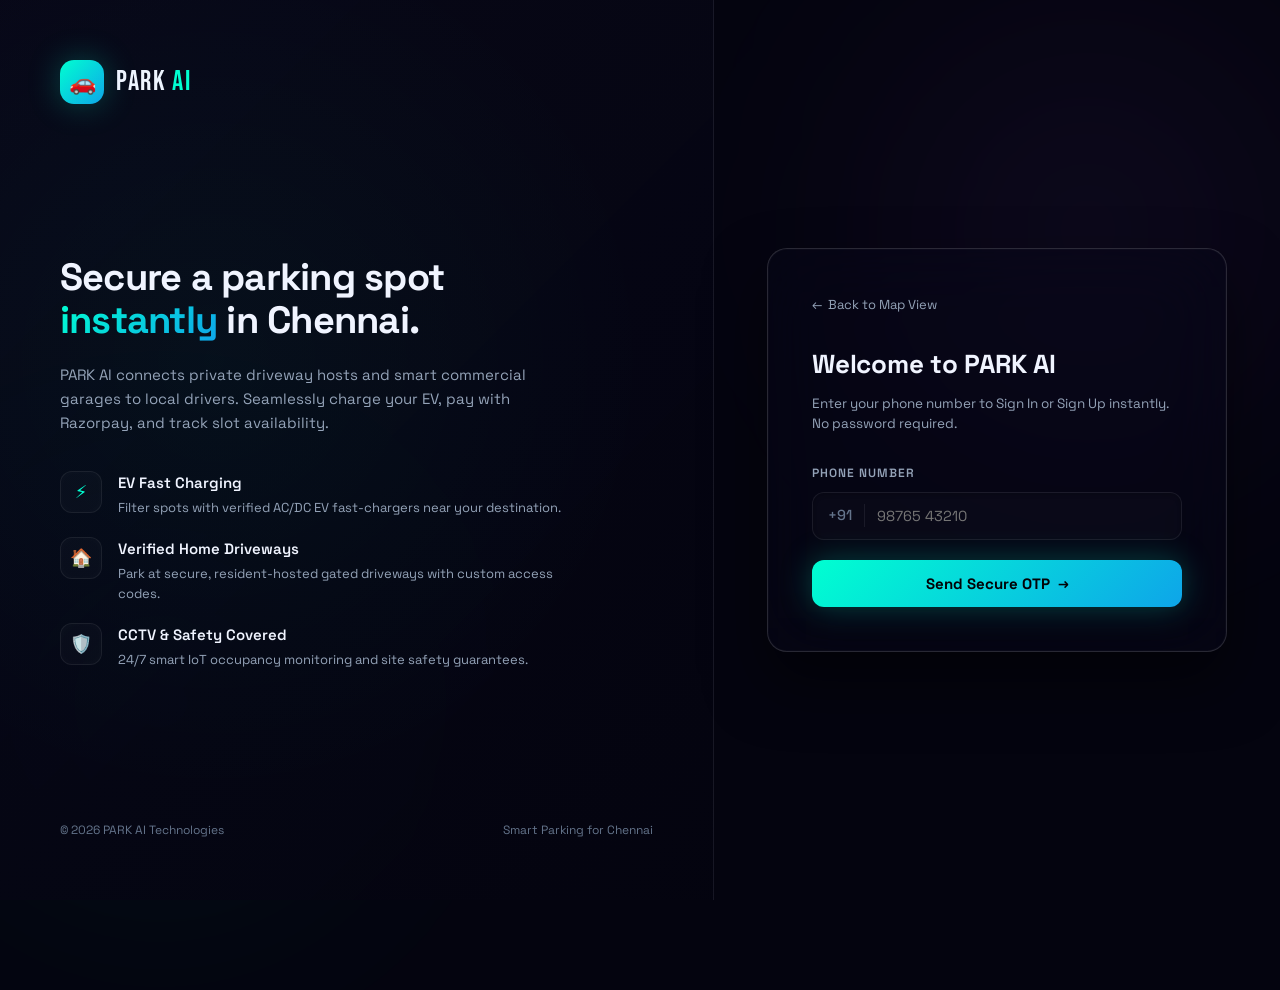
<file: login.html>
<!DOCTYPE html>
<html lang="en">
<head>
  <meta charset="UTF-8" />
  <meta name="viewport" content="width=device-width, initial-scale=1.0" />
  <meta name="description" content="Sign In or Sign Up to PARK AI — Smart Parking for Chennai." />
  <meta name="theme-color" content="#04040f" />
  <title>🔐 Sign In — PARK AI</title>

  <!-- Google Fonts -->
  <link rel="preconnect" href="https://fonts.googleapis.com">
  <link rel="preconnect" href="https://fonts.gstatic.com" crossorigin>
  <link href="https://fonts.googleapis.com/css2?family=Bebas+Neue&family=DM+Mono:wght@400;500&family=Space+Grotesk:wght@300;400;500;600;700&display=swap" rel="stylesheet">

  <style>
    /* ---- DESIGN TOKENS ---- */
    :root {
      --bg:       #04040f;
      --bg2:      #08081a;
      --bg3:      #0d0d24;
      --surface:  rgba(255,255,255,0.02);
      --surface2: rgba(255,255,255,0.05);
      --border:   rgba(255,255,255,0.07);
      --border2:  rgba(255,255,255,0.14);

      --teal:   #00ffd1;
      --violet: #a855f7;
      --amber:  #ffb830;
      --red:    #ff3366;
      --blue:   #38bdf8;

      --grad-teal:   linear-gradient(135deg, #00ffd1 0%, #0ea5e9 100%);
      --grad-violet: linear-gradient(135deg, #a855f7 0%, #ec4899 100%);
      --grad-amber:  linear-gradient(135deg, #ffb830 0%, #ff6a00 100%);

      --glow-teal:   0 0 32px rgba(0,255,209,0.25);
      --glow-violet: 0 0 32px rgba(168,85,247,0.25);
      --glow-amber:  0 0 32px rgba(255,184,48,0.25);

      --font-display: 'Bebas Neue', 'Arial Black', Impact, sans-serif;
      --font-body:    'Space Grotesk', 'Segoe UI', system-ui, -apple-system, sans-serif;
      --font-mono:    'DM Mono', 'Consolas', 'Courier New', monospace;

      --r:   12px;
      --r2:  20px;
      --r3:  28px;

      --text:  #f0f4ff;
      --text2: #94a3b8;
      --text3: #64748b;
    }

    /* ---- RESET & SCROLLBAR ---- */
    *, *::before, *::after { box-sizing: border-box; margin: 0; padding: 0; }
    body {
      background: var(--bg);
      color: var(--text);
      font-family: var(--font-body);
      font-size: 14.5px;
      line-height: 1.6;
      overflow: hidden;
      height: 100vh;
      display: flex;
      align-items: center;
      justify-content: center;
    }

    /* Ambient animated mesh glows */
    .glow-blob {
      position: absolute;
      border-radius: 50%;
      filter: blur(120px);
      z-index: -1;
      pointer-events: none;
      opacity: 0.6;
    }
    .glow-1 {
      top: -10%;
      right: -10%;
      width: 50vw;
      height: 50vw;
      background: radial-gradient(circle, rgba(168,85,247,0.15) 0%, transparent 70%);
      animation: float-glow-1 20s infinite alternate ease-in-out;
    }
    .glow-2 {
      bottom: -10%;
      left: -10%;
      width: 45vw;
      height: 45vw;
      background: radial-gradient(circle, rgba(0,255,209,0.12) 0%, transparent 70%);
      animation: float-glow-2 25s infinite alternate ease-in-out;
    }

    @keyframes float-glow-1 {
      0% { transform: translate(0, 0) scale(1); }
      100% { transform: translate(-80px, 50px) scale(1.1); }
    }
    @keyframes float-glow-2 {
      0% { transform: translate(0, 0) scale(1); }
      100% { transform: translate(60px, -40px) scale(1.05); }
    }

    /* ---- TOAST SYSTEM ---- */
    #toast-container {
      position: fixed;
      top: 24px;
      right: 24px;
      z-index: 9999;
      display: flex;
      flex-direction: column;
      gap: 10px;
      max-width: 360px;
      pointer-events: none;
    }
    .toast {
      display: flex;
      align-items: center;
      gap: 12px;
      padding: 14px 18px;
      background: rgba(8,8,26,0.95);
      backdrop-filter: blur(20px);
      border: 1px solid var(--border2);
      border-radius: var(--r);
      box-shadow: 0 20px 50px rgba(0,0,0,0.7);
      animation: toastIn 0.35s cubic-bezier(0.16, 1, 0.3, 1) both;
      font-size: 13.5px;
      pointer-events: all;
    }
    .toast.success { border-left: 3px solid var(--teal); }
    .toast.error   { border-left: 3px solid var(--red); }
    .toast.info    { border-left: 3px solid var(--blue); }
    .toast.warning { border-left: 3px solid var(--amber); }

    @keyframes toastIn {
      from { opacity: 0; transform: translateX(20px) scale(0.96); }
      to   { opacity: 1; transform: translateX(0) scale(1); }
    }
    @keyframes toastOut {
      to { opacity: 0; transform: translateX(20px) scale(0.96); }
    }
    .toast.removing { animation: toastOut 0.3s ease forwards; }

    /* ---- LAYOUT ---- */
    .login-container {
      display: flex;
      width: 100vw;
      height: 100vh;
      overflow: hidden;
      position: relative;
    }

    /* Left pane: Branding and visual graphics */
    .visual-panel {
      flex: 1.1;
      background: linear-gradient(135deg, rgba(8, 8, 26, 0.8), rgba(4, 4, 15, 0.95));
      border-right: 1px solid var(--border);
      padding: 60px;
      display: flex;
      flex-direction: column;
      justify-content: space-between;
      position: relative;
      overflow: hidden;
    }
    .visual-panel::before {
      content: '';
      position: absolute;
      top: 0; left: 0; right: 0; bottom: 0;
      background: radial-gradient(circle at 30% 40%, rgba(0, 255, 209, 0.04) 0%, transparent 60%);
      pointer-events: none;
    }

    .brand-header {
      display: flex;
      align-items: center;
      gap: 12px;
      text-decoration: none;
    }
    .logo-mark {
      width: 44px;
      height: 44px;
      background: var(--grad-teal);
      border-radius: 14px;
      display: flex;
      align-items: center;
      justify-content: center;
      font-size: 22px;
      color: #030307;
      box-shadow: var(--glow-teal);
      transition: transform 0.3s ease;
    }
    .brand-header:hover .logo-mark {
      transform: rotate(-5deg) scale(1.05);
    }
    .logo-text {
      font-family: var(--font-display);
      font-size: 28px;
      letter-spacing: 0.06em;
      color: var(--text);
    }
    .logo-text span {
      color: var(--teal);
    }

    .showcase-content {
      max-width: 520px;
      z-index: 1;
    }
    .showcase-title {
      font-size: 38px;
      font-weight: 700;
      line-height: 1.15;
      margin-bottom: 20px;
      letter-spacing: -0.02em;
    }
    .showcase-title span {
      background: var(--grad-teal);
      -webkit-background-clip: text;
      -webkit-text-fill-color: transparent;
    }
    .features-list {
      display: flex;
      flex-direction: column;
      gap: 20px;
      margin-top: 36px;
    }
    .feature-item {
      display: flex;
      gap: 16px;
      align-items: flex-start;
    }
    .feature-icon {
      width: 42px;
      height: 42px;
      border-radius: 12px;
      background: rgba(255, 255, 255, 0.02);
      border: 1px solid var(--border);
      display: flex;
      align-items: center;
      justify-content: center;
      font-size: 18px;
      color: var(--teal);
      flex-shrink: 0;
      box-shadow: inset 0 0 12px rgba(255,255,255,0.02);
    }
    .feature-text h4 {
      font-size: 15px;
      font-weight: 600;
      color: var(--text);
      margin-bottom: 3px;
    }
    .feature-text p {
      font-size: 13px;
      color: var(--text2);
      line-height: 1.5;
    }

    .visual-footer {
      font-size: 12px;
      color: var(--text3);
      display: flex;
      justify-content: space-between;
    }

    /* Right pane: Dedicated Form */
    .form-panel {
      flex: 0.9;
      display: flex;
      align-items: center;
      justify-content: center;
      padding: 40px;
      position: relative;
    }

    .glass-card {
      width: 100%;
      max-width: 460px;
      background: rgba(8, 8, 26, 0.45);
      backdrop-filter: blur(35px);
      border: 1px solid var(--border2);
      border-radius: var(--r2);
      padding: 44px;
      box-shadow: 0 30px 60px rgba(0, 0, 0, 0.5), inset 0 0 0 1px rgba(255, 255, 255, 0.02);
      position: relative;
      z-index: 10;
      transition: transform 0.4s cubic-bezier(0.16, 1, 0.3, 1);
    }

    .back-link {
      display: inline-flex;
      align-items: center;
      gap: 6px;
      font-size: 13px;
      color: var(--text2);
      text-decoration: none;
      margin-bottom: 28px;
      transition: color 0.2s;
    }
    .back-link:hover {
      color: var(--teal);
    }

    .form-header {
      margin-bottom: 30px;
    }
    .form-title {
      font-size: 26px;
      font-weight: 700;
      letter-spacing: -0.01em;
      margin-bottom: 8px;
    }
    .form-subtitle {
      font-size: 13.5px;
      color: var(--text2);
      line-height: 1.5;
    }

    /* ---- FORM ELEMENTS ---- */
    .form-group {
      margin-bottom: 20px;
    }
    .form-label {
      display: block;
      font-size: 12px;
      font-weight: 600;
      text-transform: uppercase;
      letter-spacing: 0.08em;
      color: var(--text2);
      margin-bottom: 8px;
    }
    .input-wrapper {
      position: relative;
      display: flex;
      align-items: center;
    }
    .input-prefix {
      position: absolute;
      left: 16px;
      font-size: 14.5px;
      font-weight: 500;
      color: var(--text3);
      border-right: 1px solid var(--border);
      padding-right: 12px;
      user-select: none;
    }
    .form-input {
      width: 100%;
      background: rgba(255, 255, 255, 0.02);
      border: 1px solid var(--border);
      border-radius: var(--r);
      padding: 14px 18px;
      color: var(--text);
      font-family: var(--font-body);
      font-size: 14.5px;
      outline: none;
      transition: all 0.25s ease;
      box-shadow: inset 0 2px 4px rgba(0,0,0,0.2);
    }
    .form-input-prefixed {
      padding-left: 64px;
    }
    .form-input:focus {
      border-color: rgba(0, 255, 209, 0.5);
      background: rgba(255, 255, 255, 0.04);
      box-shadow: 0 0 16px rgba(0, 255, 209, 0.08), inset 0 1px 2px rgba(0,0,0,0.1);
    }

    /* OTP Inputs Group */
    .otp-grid {
      display: grid;
      grid-template-columns: repeat(6, 1fr);
      gap: 8px;
      margin-bottom: 24px;
    }
    .otp-field {
      width: 100%;
      height: 52px;
      background: rgba(255, 255, 255, 0.02);
      border: 1px solid var(--border);
      border-radius: var(--r);
      color: var(--text);
      text-align: center;
      font-size: 20px;
      font-weight: 700;
      outline: none;
      transition: all 0.2s;
      box-shadow: inset 0 2px 4px rgba(0,0,0,0.2);
    }
    .otp-field:focus {
      border-color: var(--teal);
      background: rgba(255, 255, 255, 0.04);
      box-shadow: var(--glow-teal), inset 0 1px 2px rgba(0,0,0,0.1);
    }

    /* Avatar Grid for Setup */
    .avatar-grid {
      display: grid;
      grid-template-columns: repeat(4, 1fr);
      gap: 10px;
      margin-bottom: 20px;
    }
    .avatar-item {
      background: rgba(255, 255, 255, 0.02);
      border: 1px solid var(--border);
      border-radius: var(--r);
      padding: 12px 6px;
      text-align: center;
      cursor: pointer;
      transition: all 0.2s;
      font-size: 22px;
      user-select: none;
    }
    .avatar-item span {
      display: block;
      font-size: 10px;
      color: var(--text3);
      margin-top: 4px;
      text-transform: uppercase;
      font-weight: 600;
      letter-spacing: 0.05em;
    }
    .avatar-item:hover {
      background: rgba(255, 255, 255, 0.05);
      border-color: var(--border2);
    }
    .avatar-item.selected {
      background: rgba(0, 255, 209, 0.05);
      border-color: var(--teal);
      box-shadow: var(--glow-teal);
    }
    .avatar-item.selected span {
      color: var(--teal);
    }

    /* Buttons */
    .btn-submit {
      width: 100%;
      background: var(--grad-teal);
      color: #030307;
      font-family: var(--font-body);
      font-size: 15px;
      font-weight: 700;
      padding: 14px;
      border: none;
      border-radius: var(--r);
      cursor: pointer;
      transition: all 0.25s ease;
      box-shadow: var(--glow-teal);
      display: flex;
      align-items: center;
      justify-content: center;
      gap: 8px;
    }
    .btn-submit:hover {
      transform: translateY(-2px);
      box-shadow: 0 0 40px rgba(0, 255, 209, 0.45);
    }
    .btn-submit:active {
      transform: translateY(0);
    }
    .btn-submit:disabled {
      background: var(--surface2);
      color: var(--text3);
      box-shadow: none;
      cursor: not-allowed;
      transform: none;
    }

    .resend-box {
      text-align: center;
      margin-top: 18px;
      font-size: 13px;
      color: var(--text2);
    }
    .resend-link {
      color: var(--teal);
      text-decoration: none;
      font-weight: 600;
      margin-left: 4px;
      cursor: pointer;
    }
    .resend-link.disabled {
      color: var(--text3);
      cursor: not-allowed;
    }

    /* Info Alerts */
    .dev-mode-alert {
      background: rgba(0, 255, 209, 0.05);
      border: 1px solid rgba(0, 255, 209, 0.15);
      border-radius: var(--r);
      padding: 12px 16px;
      font-size: 12.5px;
      color: var(--teal);
      margin-bottom: 24px;
      display: flex;
      align-items: center;
      gap: 10px;
    }

    /* ---- WIZARD TRANSITIONS ---- */
    .step-section {
      display: none;
      animation: fadeIn 0.4s ease forwards;
    }
    .step-section.active {
      display: block;
    }

    @keyframes fadeIn {
      from { opacity: 0; transform: translateY(10px); }
      to   { opacity: 1; transform: translateY(0); }
    }

    /* ---- RESPONSIVE ---- */
    @media (max-width: 900px) {
      .visual-panel {
        display: none;
      }
      .form-panel {
        flex: 1;
        background: radial-gradient(circle at center, rgba(168,85,247,0.06) 0%, transparent 60%);
      }
      .glass-card {
        padding: 32px;
      }
    }
  </style>
</head>
<body>

  <!-- Background Glowing Circles -->
  <div class="glow-blob glow-1"></div>
  <div class="glow-blob glow-2"></div>

  <!-- Toast system container -->
  <div id="toast-container"></div>

  <div class="login-container">
    <!-- Visual Left Showcase -->
    <div class="visual-panel">
      <a href="index.html" class="brand-header">
        <div class="logo-mark">🚗</div>
        <div class="logo-text">PARK <span>AI</span></div>
      </a>

      <div class="showcase-content">
        <h2 class="showcase-title">Secure a parking spot <span>instantly</span> in Chennai.</h2>
        <p style="color: var(--text2); font-size: 15px; line-height: 1.6;">
          PARK AI connects private driveway hosts and smart commercial garages to local drivers. Seamlessly charge your EV, pay with Razorpay, and track slot availability.
        </p>

        <div class="features-list">
          <div class="feature-item">
            <div class="feature-icon">⚡</div>
            <div class="feature-text">
              <h4>EV Fast Charging</h4>
              <p>Filter spots with verified AC/DC EV fast-chargers near your destination.</p>
            </div>
          </div>
          <div class="feature-item">
            <div class="feature-icon">🏠</div>
            <div class="feature-text">
              <h4>Verified Home Driveways</h4>
              <p>Park at secure, resident-hosted gated driveways with custom access codes.</p>
            </div>
          </div>
          <div class="feature-item">
            <div class="feature-icon">🛡️</div>
            <div class="feature-text">
              <h4>CCTV & Safety Covered</h4>
              <p>24/7 smart IoT occupancy monitoring and site safety guarantees.</p>
            </div>
          </div>
        </div>
      </div>

      <div class="visual-footer">
        <span>© 2026 PARK AI Technologies</span>
        <span>Smart Parking for Chennai</span>
      </div>
    </div>

    <!-- Right Side Dynamic Wizard Panel -->
    <div class="form-panel">
      <div class="glass-card">
        <a href="index.html" class="back-link">
          <span>←</span> Back to Map View
        </a>

        <!-- STEP 1: ENTER PHONE -->
        <div id="step-phone" class="step-section active">
          <div class="form-header">
            <h1 class="form-title">Welcome to PARK AI</h1>
            <p class="form-subtitle">Enter your phone number to Sign In or Sign Up instantly. No password required.</p>
          </div>

          <div class="form-group">
            <label class="form-label">Phone Number</label>
            <div class="input-wrapper">
              <span class="input-prefix">+91</span>
              <input type="tel" id="input-phone" class="form-input form-input-prefixed" placeholder="98765 43210" maxlength="10" autocomplete="tel" />
            </div>
          </div>

          <button id="btn-send-otp" class="btn-submit" onclick="requestOTP()">
            <span>Send Secure OTP</span>
            <span style="font-size:13.5px;">→</span>
          </button>
        </div>

        <!-- STEP 2: VERIFY OTP -->
        <div id="step-otp" class="step-section">
          <div class="form-header">
            <h1 class="form-title">Enter Passcode</h1>
            <p class="form-subtitle" id="otp-subtitle">We sent a 6-digit code to +91 9876543210. Verify below.</p>
          </div>

          <!-- Dev Mode helper notification -->
          <div id="dev-otp-helper" class="dev-mode-alert" style="display:none;">
            <span style="font-size: 16px;">🔬</span>
            <span>Dev Mode: Found OTP <strong id="dev-otp-code" style="color:var(--text);font-family:var(--font-mono);letter-spacing:1px;">------</strong> (Auto-filled)</span>
          </div>

          <div class="form-group">
            <label class="form-label" style="text-align: center;">Verification Code</label>
            <div class="otp-grid">
              <input type="text" maxlength="1" class="otp-field" id="otp-1" inputmode="numeric" autocomplete="one-time-code" />
              <input type="text" maxlength="1" class="otp-field" id="otp-2" inputmode="numeric" />
              <input type="text" maxlength="1" class="otp-field" id="otp-3" inputmode="numeric" />
              <input type="text" maxlength="1" class="otp-field" id="otp-4" inputmode="numeric" />
              <input type="text" maxlength="1" class="otp-field" id="otp-5" inputmode="numeric" />
              <input type="text" maxlength="1" class="otp-field" id="otp-6" inputmode="numeric" />
            </div>
          </div>

          <button id="btn-verify-otp" class="btn-submit" onclick="submitOTP()">
            <span>Verify & Continue</span>
            <span style="font-size:13.5px;">✓</span>
          </button>

          <div class="resend-box">
            Didn't receive the code?
            <span id="resend-timer" class="resend-link disabled">Resend (30s)</span>
          </div>
        </div>

        <!-- STEP 3: SETUP PROFILE -->
        <div id="step-profile" class="step-section">
          <div class="form-header">
            <h1 class="form-title">Complete Profile</h1>
            <p class="form-subtitle">Tell us about yourself to complete your registration.</p>
          </div>

          <!-- Select avatar -->
          <div class="form-group">
            <label class="form-label">Select Driver Avatar</label>
            <div class="avatar-grid">
              <div class="avatar-item selected" onclick="selectAvatar('🚗', this)">🚗 <span>Sedan</span></div>
              <div class="avatar-item" onclick="selectAvatar('🛵', this)">🛵 <span>Scooter</span></div>
              <div class="avatar-item" onclick="selectAvatar('⚡', this)">⚡ <span>EV Driver</span></div>
              <div class="avatar-item" onclick="selectAvatar('🚙', this)">🚙 <span>SUV</span></div>
            </div>
          </div>

          <div class="form-group">
            <label class="form-label">Full Name *</label>
            <input type="text" id="profile-name" class="form-input" placeholder="e.g. Senthil Kumar" autocomplete="name" />
          </div>

          <div class="form-group">
            <label class="form-label">Vehicle Registration Number</label>
            <input type="text" id="profile-vehicle" class="form-input" placeholder="e.g. TN 07 AB 1234" oninput="this.value=this.value.toUpperCase()" style="text-transform: uppercase;" />
          </div>

          <button id="btn-save-profile" class="btn-submit" onclick="submitProfile()">
            <span>Complete Setup</span>
            <span style="font-size:13.5px;">🎉</span>
          </button>
        </div>

      </div>
    </div>
  </div>

  <!-- JS Logic -->
  <script>
    // Constants
    const BACKEND_URL = 'http://localhost:5000';
    
    // State variables
    let userPhone = '';
    let selectedAvatar = '🚗';
    let resendCountdown = 30;
    let resendTimerInterval = null;

    // Toast utility
    function toast(msg, type='info', duration=3500) {
      const tc = document.getElementById('toast-container');
      if (!tc) return;
      const el = document.createElement('div');
      el.className = `toast ${type}`;
      const icons = { success:'✅', error:'🚨', info:'ℹ️', warning:'⚠️' };
      el.innerHTML = `<span>${icons[type]||'•'}</span><span>${msg}</span>`;
      tc.appendChild(el);
      setTimeout(() => {
        el.classList.add('removing');
        setTimeout(() => el.remove(), 300);
      }, duration);
    }

    // Phone number input formatter and validation
    const phoneInput = document.getElementById('input-phone');
    phoneInput.addEventListener('input', (e) => {
      // allow only digits
      e.target.value = e.target.value.replace(/\D/g, '');
    });

    // Auto-focus behavior for OTP fields
    const otpFields = Array.from(document.querySelectorAll('.otp-field'));
    otpFields.forEach((field, index) => {
      field.addEventListener('input', (e) => {
        e.target.value = e.target.value.replace(/\D/g, '');
        if (e.target.value.length === 1 && index < 5) {
          otpFields[index + 1].focus();
        }
        checkVerifyBtnState();
      });

      field.addEventListener('keydown', (e) => {
        if (e.key === 'Backspace' && e.target.value.length === 0 && index > 0) {
          otpFields[index - 1].focus();
        }
      });
      
      field.addEventListener('paste', (e) => {
        const pasteData = e.clipboardData.getData('text').trim();
        if (pasteData.length === 6 && /^\d+$/.test(pasteData)) {
          e.preventDefault();
          otpFields.forEach((f, i) => {
            f.value = pasteData[i];
          });
          otpFields[5].focus();
          checkVerifyBtnState();
        }
      });
    });

    function checkVerifyBtnState() {
      const allFilled = otpFields.every(f => f.value.length === 1);
      document.getElementById('btn-verify-otp').disabled = !allFilled;
    }
    
    // Set initial verify button disabled state
    checkVerifyBtnState();

    // Step navigation helper
    function showStep(stepId) {
      document.querySelectorAll('.step-section').forEach(s => s.classList.remove('active'));
      const activeStep = document.getElementById(stepId);
      activeStep.classList.add('active');
      
      // Auto focus primary inputs
      if (stepId === 'step-phone') {
        document.getElementById('input-phone').focus();
      } else if (stepId === 'step-otp') {
        otpFields[0].focus();
      } else if (stepId === 'step-profile') {
        document.getElementById('profile-name').focus();
      }
    }

    // API: Request OTP
    async function requestOTP() {
      const phone = phoneInput.value.trim();
      if (phone.length < 10) {
        toast('Please enter a valid 10-digit mobile number', 'error');
        return;
      }

      userPhone = phone;
      document.getElementById('btn-send-otp').disabled = true;
      document.getElementById('btn-send-otp').innerHTML = 'Sending OTP...';

      try {
        const res = await fetch(`${BACKEND_URL}/api/auth/send-otp`, {
          method: 'POST',
          headers: { 'Content-Type': 'application/json' },
          body: JSON.stringify({ phone })
        });
        const data = await res.json();
        
        if (!res.ok) throw new Error(data.error || 'Failed to request verification code');
        
        toast('OTP Code sent successfully!', 'success');
        document.getElementById('otp-subtitle').textContent = `We sent a 6-digit code to +91 ${phone.slice(0,5)} ${phone.slice(5)}. Verify below.`;
        
        // Handle Dev mode auto-fill
        const devHelper = document.getElementById('dev-otp-helper');
        if (data.debug_otp) {
          document.getElementById('dev-otp-code').textContent = data.debug_otp;
          devHelper.style.display = 'flex';
          
          // Auto fill fields
          otpFields.forEach((f, i) => {
            f.value = data.debug_otp[i];
          });
          checkVerifyBtnState();
          toast(`Dev Mode: Auto-filled code ${data.debug_otp}`, 'success');
        } else {
          devHelper.style.display = 'none';
        }

        startResendTimer();
        showStep('step-otp');
      } catch (e) {
        toast(e.message, 'error');
      } finally {
        document.getElementById('btn-send-otp').disabled = false;
        document.getElementById('btn-send-otp').innerHTML = '<span>Send Secure OTP</span><span style="font-size:13.5px;">→</span>';
      }
    }

    // Resend Timer countdown
    function startResendTimer() {
      clearInterval(resendTimerInterval);
      resendCountdown = 30;
      const resendEl = document.getElementById('resend-timer');
      resendEl.classList.add('disabled');
      resendEl.textContent = `Resend (${resendCountdown}s)`;
      resendEl.onclick = null;

      resendTimerInterval = setInterval(() => {
        resendCountdown--;
        if (resendCountdown <= 0) {
          clearInterval(resendTimerInterval);
          resendEl.textContent = 'Resend Code';
          resendEl.classList.remove('disabled');
          resendEl.onclick = () => {
            requestOTP();
          };
        } else {
          resendEl.textContent = `Resend (${resendCountdown}s)`;
        }
      }, 1000);
    }

    // API: Verify OTP code
    async function submitOTP() {
      const otpCode = otpFields.map(f => f.value).join('');
      if (otpCode.length < 6) {
        toast('Please enter the 6-digit code', 'error');
        return;
      }

      document.getElementById('btn-verify-otp').disabled = true;
      document.getElementById('btn-verify-otp').innerHTML = 'Verifying...';

      try {
        const res = await fetch(`${BACKEND_URL}/api/auth/verify-otp`, {
          method: 'POST',
          headers: { 'Content-Type': 'application/json' },
          body: JSON.stringify({ phone: userPhone, otp: otpCode })
        });
        const data = await res.json();
        
        if (!res.ok) throw new Error(data.error || 'Incorrect passcode entered');

        // Store active user session tokens
        localStorage.setItem('parkai_auth_token', data.token);
        localStorage.setItem('parkai_user', JSON.stringify(data.user));

        if (data.is_new_user) {
          showStep('step-profile');
        } else {
          toast(`Success! Welcome back, ${data.user.name || 'Driver'}`, 'success');
          completeAuthFlow();
        }
      } catch (e) {
        toast(e.message, 'error');
      } finally {
        document.getElementById('btn-verify-otp').disabled = false;
        document.getElementById('btn-verify-otp').innerHTML = '<span>Verify & Continue</span><span style="font-size:13.5px;">✓</span>';
        checkVerifyBtnState();
      }
    }

    // Avatar Selection Action
    function selectAvatar(emoji, element) {
      selectedAvatar = emoji;
      document.querySelectorAll('.avatar-item').forEach(item => item.classList.remove('selected'));
      element.classList.add('selected');
    }

    // API: Profile Update
    async function submitProfile() {
      const name = document.getElementById('profile-name').value.trim();
      const vehicle = document.getElementById('profile-vehicle').value.trim();
      const token = localStorage.getItem('parkai_auth_token');

      if (!name) {
        toast('Name is required to complete profile setup', 'error');
        return;
      }

      document.getElementById('btn-save-profile').disabled = true;
      document.getElementById('btn-save-profile').innerHTML = 'Saving Profile...';

      // Save custom emoji symbol prefixed to the name for character avatars
      const nameWithAvatar = `${selectedAvatar} ${name}`;

      try {
        const res = await fetch(`${BACKEND_URL}/api/auth/update-profile`, {
          method: 'POST',
          headers: { 
            'Content-Type': 'application/json',
            'Authorization': `Bearer ${token}`
          },
          body: JSON.stringify({ name: nameWithAvatar, vehicle_no: vehicle })
        });
        const data = await res.json();

        if (!res.ok) throw new Error(data.error || 'Failed to update profile');

        localStorage.setItem('parkai_user', JSON.stringify(data.user));
        toast('Profile registered successfully!', 'success');
        
        completeAuthFlow();
      } catch (e) {
        toast(e.message, 'error');
      } finally {
        document.getElementById('btn-save-profile').disabled = false;
        document.getElementById('btn-save-profile').innerHTML = '<span>Complete Setup</span><span style="font-size:13.5px;">🎉</span>';
      }
    }

    // Finish redirect
    function completeAuthFlow() {
      setTimeout(() => {
        // Redirect back to index.html
        window.location.href = 'index.html';
      }, 1000);
    }
  </script>
</body>
</html>
</file>
